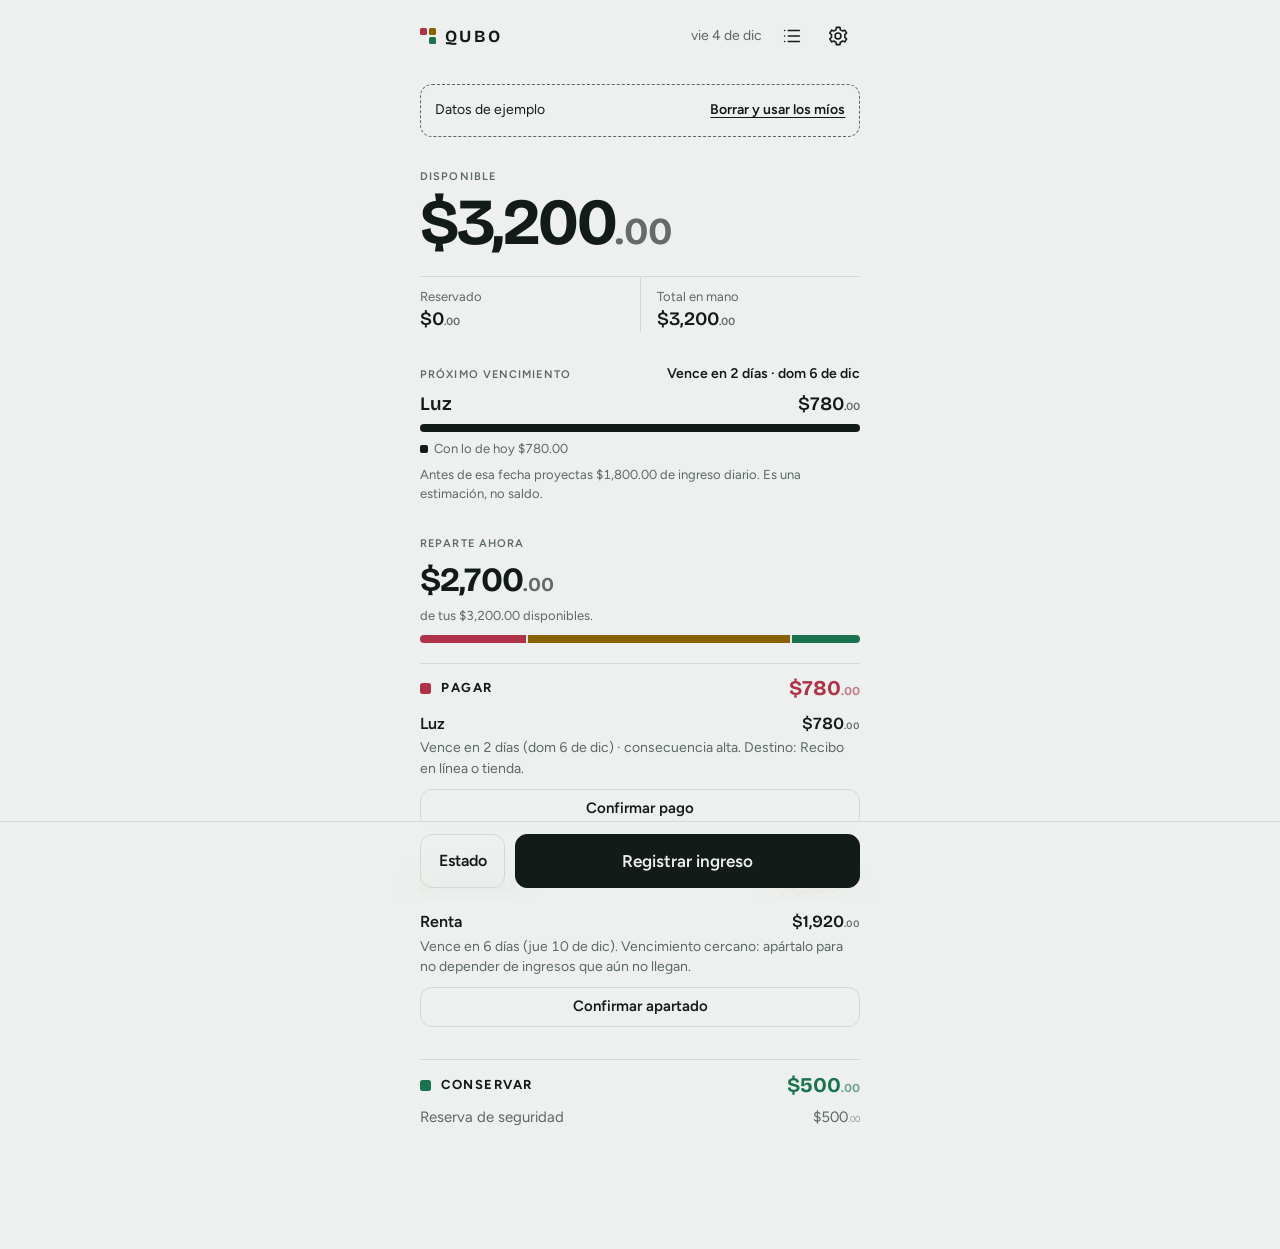
<file: index.html>
<!doctype html>
<html lang="es">
<head>
<meta charset="utf-8">
<meta name="viewport" content="width=device-width, initial-scale=1">
<title>QUBO</title>
<!-- GitHub Pages publica la raíz del repositorio; la app vive en qubo-hostinger/. -->
<meta http-equiv="refresh" content="0; url=qubo-hostinger/">
<link rel="canonical" href="qubo-hostinger/">
<script>location.replace('qubo-hostinger/' + location.search + location.hash);</script>
</head>
<body>
<p><a href="qubo-hostinger/">Abrir QUBO</a></p>
</body>
</html>
</file>
